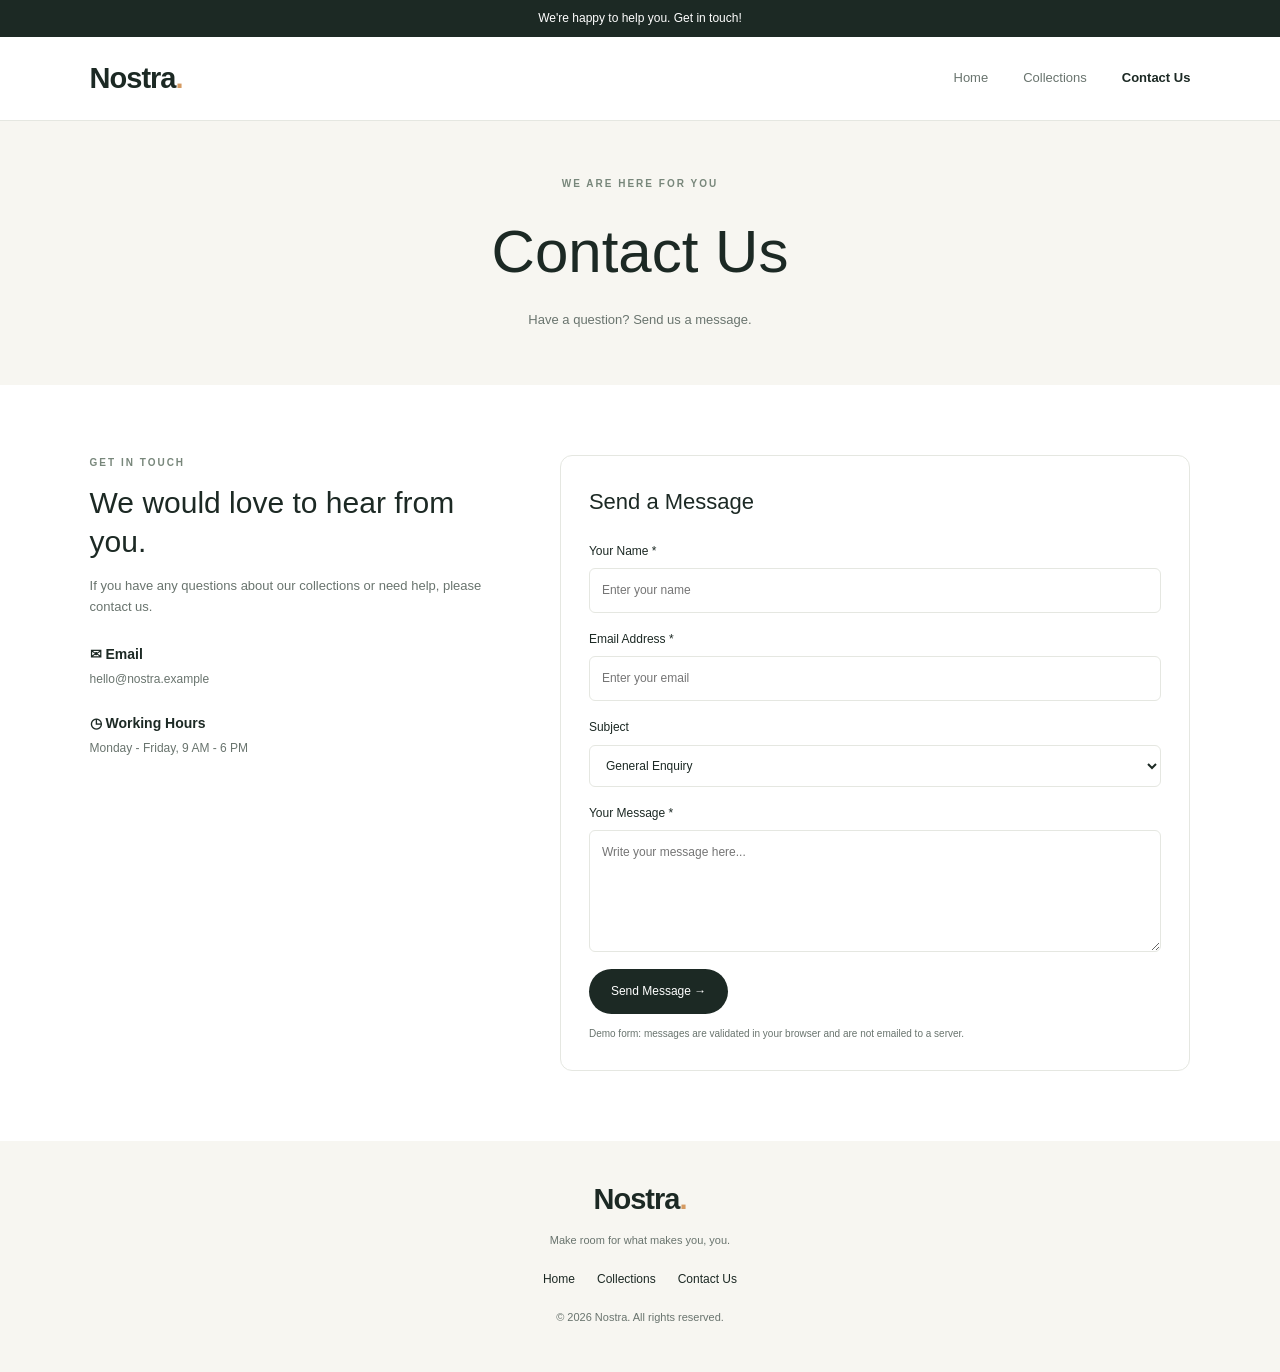
<file: contact.html>
<!DOCTYPE html>
<html lang="en">
<head>
    <meta charset="UTF-8">
    <meta name="viewport" content="width=device-width, initial-scale=1.0">
    <title>Nostra - Contact Us</title>
    <link rel="stylesheet" href="style.css">
    <script src="script.js" defer></script>
</head>
<body>

    <div class="announcement">
        We're happy to help you. Get in touch!
    </div>

    <header class="navbar">
        <a href="index.html" class="logo">Nostra<span>.</span></a>
        <button class="menu-toggle" aria-label="Toggle navigation">☰</button>

        <nav class="nav-links">
            <a href="index.html">Home</a>
            <a href="collections.html">Collections</a>
            <a class="active" href="contact.html">Contact Us</a>
        </nav>
    </header>

    <main>
        <section class="contact-hero">
            <p class="eyebrow">WE ARE HERE FOR YOU</p>
            <h1>Contact Us</h1>
            <p>Have a question? Send us a message.</p>
        </section>

        <section class="section contact-layout">
            <div class="contact-info">
                <p class="eyebrow">GET IN TOUCH</p>
                <h2>We would love to hear from you.</h2>

                <p>
                    If you have any questions about our collections
                    or need help, please contact us.
                </p>

                <div class="contact-detail">
                    <h3>✉ Email</h3>
                    <p>hello@nostra.example</p>
                </div>

                <div class="contact-detail">
                    <h3>◷ Working Hours</h3>
                    <p>Monday - Friday, 9 AM - 6 PM</p>
                </div>
            </div>

            <form class="contact-form" data-contact-form novalidate>
                <h2>Send a Message</h2>

                <div class="form-field">
                    <label for="contact-name">Your Name *</label>
                    <input
                        type="text"
                        id="contact-name"
                        name="name"
                        placeholder="Enter your name"
                        required>
                    <small class="field-error" data-error-for="name"></small>
                </div>

                <div class="form-field">
                    <label for="contact-email">Email Address *</label>
                    <input
                        type="email"
                        id="contact-email"
                        name="email"
                        placeholder="Enter your email"
                        required>
                    <small class="field-error" data-error-for="email"></small>
                </div>

                <div class="form-field">
                    <label for="contact-subject">Subject</label>
                    <select id="contact-subject" name="subject">
                        <option value="General enquiry">General Enquiry</option>
                        <option value="Order support">Order Support</option>
                        <option value="Product question">Product Question</option>
                        <option value="Feedback">Feedback</option>
                    </select>
                </div>

                <div class="form-field">
                    <label for="contact-message">Your Message *</label>
                    <textarea
                        id="contact-message"
                        name="message"
                        rows="5"
                        placeholder="Write your message here..."
                        required></textarea>
                    <small class="field-error" data-error-for="message"></small>
                </div>

                <button type="submit" class="btn">
                    Send Message →
                </button>

                <p class="form-status" data-form-status
                   role="status" aria-live="polite"></p>

                <small class="form-disclaimer">
                    Demo form: messages are validated in your browser
                    and are not emailed to a server.
                </small>
            </form>
        </section>
    </main>

    <footer class="footer">
        <a href="index.html" class="logo">Nostra<span>.</span></a>
        <p>Make room for what makes you, you.</p>

        <div class="footer-links">
            <a href="index.html">Home</a>
            <a href="collections.html">Collections</a>
            <a href="contact.html">Contact Us</a>
        </div>

        <p>© <span data-year></span> Nostra. All rights reserved.</p>
    </footer>

</body>
</html>
</file>
<file: style.css>
/* =========================
   1. GLOBAL STYLES
========================= */

:root {
    --dark: #1c2924;
    --green: #344c3e;
    --light-green: #dce8d9;
    --cream: #f7f6f1;
    --white: #ffffff;
    --grey: #69746e;
    --border: #e5e7e1;
    --accent: #d59b62;
}

* {
    margin: 0;
    padding: 0;
    box-sizing: border-box;
}

html {
    scroll-behavior: smooth;
}

body {
    font-family: Arial, Helvetica, sans-serif;
    color: var(--dark);
    background: var(--white);
    line-height: 1.6;
}

a {
    color: inherit;
    text-decoration: none;
}

img {
    display: block;
    max-width: 100%;
}

button,
input,
select,
textarea {
    font: inherit;
}

button {
    cursor: pointer;
}

.announcement {
    background: var(--dark);
    color: white;
    padding: 9px 15px;
    text-align: center;
    font-size: 12px;
}

/* =========================
   2. NAVIGATION
========================= */

.navbar {
    display: flex;
    justify-content: space-between;
    align-items: center;
    padding: 18px 7%;
    background: white;
    border-bottom: 1px solid var(--border);
    position: sticky;
    top: 0;
    z-index: 100;
}

.logo {
    font-size: 29px;
    font-weight: bold;
    letter-spacing: -1px;
}

.logo span {
    color: var(--accent);
}

.nav-links {
    display: flex;
    gap: 35px;
}

.nav-links a {
    font-size: 13px;
    color: var(--grey);
    transition: color 0.3s;
}

.nav-links a:hover,
.nav-links a.active {
    color: var(--dark);
    font-weight: bold;
}

.menu-toggle {
    display: none;
    border: none;
    background: none;
    color: var(--dark);
    font-size: 25px;
}

/* =========================
   3. BUTTONS AND HEADINGS
========================= */

.btn {
    display: inline-block;
    border: none;
    border-radius: 30px;
    background: var(--dark);
    color: white;
    padding: 13px 22px;
    font-size: 12px;
    transition: 0.3s;
}

.btn:hover {
    background: var(--green);
    transform: translateY(-2px);
}

.btn-light {
    background: white;
    color: var(--dark);
}

.btn-light:hover {
    background: var(--light-green);
}

.section {
    padding: 70px 7%;
}

.eyebrow {
    color: #78877b;
    font-size: 10px;
    font-weight: bold;
    letter-spacing: 2px;
    margin-bottom: 12px;
}

.section-heading {
    display: flex;
    justify-content: space-between;
    align-items: center;
    gap: 20px;
    margin-bottom: 28px;
}

.section-heading h2 {
    font-size: 30px;
    font-weight: 500;
    line-height: 1.3;
}

.text-link {
    font-size: 12px;
    border-bottom: 1px solid var(--grey);
    padding-bottom: 4px;
}

/* =========================
   4. HOME PAGE HERO
========================= */

.hero {
    background: var(--cream);
    padding: 55px 7%;
    display: grid;
    grid-template-columns: 1fr 1fr;
    gap: 45px;
    align-items: center;
}

.hero h1 {
    font-size: clamp(40px, 5vw, 65px);
    line-height: 1.15;
    letter-spacing: -2px;
    font-weight: 500;
}

.hero h1 span {
    color: #829482;
    font-weight: 400;
}

.hero-content > p:not(.eyebrow) {
    max-width: 420px;
    margin: 20px 0 25px;
    color: var(--grey);
    font-size: 14px;
}

.hero-image img {
    width: 100%;
    height: 400px;
    object-fit: cover;
    border-radius: 150px 150px 10px 10px;
}

/* =========================
   5. CATEGORY CARDS
========================= */

.category-grid {
    display: grid;
    grid-template-columns: repeat(3, 1fr);
    gap: 20px;
}

.category-card {
    height: 280px;
    padding: 22px;
    display: flex;
    flex-direction: column;
    justify-content: flex-end;
    gap: 7px;
    border-radius: 12px;
    color: white;
    background-size: cover;
    background-position: center;
    position: relative;
    isolation: isolate;
    overflow: hidden;
}

.category-card::before {
    content: "";
    position: absolute;
    inset: 0;
    background: linear-gradient(
        transparent,
        rgba(0, 0, 0, 0.7)
    );
    z-index: -1;
}

.category-card h3 {
    font-size: 27px;
}

.category-card span {
    font-size: 11px;
}

.women {
    background-image: url(
        "https://images.unsplash.com/photo-1483985988355-763728e1935b?auto=format&fit=crop&w=700&q=80"
    );
}

.men {
    background-image: url(
        "https://images.unsplash.com/photo-1516257984-b1b4d707412e?auto=format&fit=crop&w=700&q=80"
    );
}

.accessories {
    background-image: url(
        "https://images.unsplash.com/photo-1490481651871-ab68de25d43d?auto=format&fit=crop&w=700&q=80"
    );
}

/* =========================
   6. PRODUCT CARDS
========================= */

.featured-section {
    background: #fbfbf8;
}

.product-grid {
    display: grid;
    grid-template-columns: repeat(4, minmax(0, 1fr));
    gap: 25px 17px;
}

.product-card {
    min-width: 0;
}

.product-image-wrap {
    position: relative;
    overflow: hidden;
    aspect-ratio: 3 / 3.7;
    border-radius: 10px;
    background: var(--cream);
}

.product-image {
    width: 100%;
    height: 100%;
    object-fit: cover;
    transition: transform 0.3s;
}

.product-card:hover .product-image {
    transform: scale(1.04);
}

.product-tag {
    position: absolute;
    top: 10px;
    left: 10px;
    background: white;
    padding: 5px 9px;
    border-radius: 20px;
    font-size: 9px;
}

.product-info {
    padding-top: 12px;
}

.product-category {
    color: var(--grey);
    font-size: 10px;
    text-transform: uppercase;
}

.product-name {
    font-size: 13px;
    font-weight: 500;
    margin: 5px 0;
}

.product-bottom {
    display: flex;
    flex-wrap: wrap;
    gap: 5px;
    align-items: center;
}

.product-price {
    font-size: 12px;
    font-weight: bold;
}

.product-old-price {
    color: #929a93;
    text-decoration: line-through;
    font-size: 10px;
    font-weight: normal;
    margin-left: 4px;
}

/* =========================
   7. PROMOTIONAL BANNER
========================= */

.promo-banner {
    margin: 0 7%;
    padding: 45px;
    border-radius: 15px;
    background: var(--green);
    color: white;
}

.promo-banner h2 {
    font-size: 35px;
    font-weight: 500;
}

.promo-banner p:not(.eyebrow) {
    margin: 12px 0 20px;
    font-size: 13px;
}

/* =========================
   8. BENEFITS
========================= */

.benefits {
    display: grid;
    grid-template-columns: repeat(3, 1fr);
    gap: 25px;
}

.benefits article {
    border-top: 1px solid var(--border);
    padding-top: 20px;
}

.benefits h3 {
    font-size: 14px;
    margin-bottom: 8px;
}

.benefits p {
    color: var(--grey);
    font-size: 12px;
}

/* =========================
   9. COLLECTIONS PAGE
========================= */

.collection-hero {
    background: var(--cream);
    text-align: center;
    padding: 55px 7%;
}

.collection-hero h1 {
    font-size: clamp(35px, 5vw, 55px);
    font-weight: 500;
    letter-spacing: -2px;
}

.collection-hero p:not(.eyebrow) {
    font-size: 13px;
    color: var(--grey);
    margin-top: 10px;
}

.reset-btn {
    border: none;
    border-bottom: 1px solid var(--grey);
    background: none;
    font-size: 12px;
    padding: 5px 0;
}

.catalog-layout {
    display: grid;
    grid-template-columns: 220px minmax(0, 1fr);
    gap: 30px;
}

.filter-panel {
    align-self: start;
    border: 1px solid var(--border);
    padding: 20px;
    border-radius: 12px;
}

.filter-panel h3 {
    font-size: 14px;
    margin-bottom: 12px;
}

#product-search {
    width: 100%;
    padding: 11px;
    border: 1px solid var(--border);
    border-radius: 7px;
    outline-color: var(--green);
    font-size: 12px;
}

.filter-group {
    border-top: 1px solid var(--border);
    margin-top: 20px;
    padding-top: 18px;
}

.filter-group label {
    display: flex;
    align-items: center;
    gap: 9px;
    margin: 12px 0;
    font-size: 12px;
    color: var(--grey);
    cursor: pointer;
}

.filter-group input {
    accent-color: var(--green);
}

.catalog-toolbar {
    display: flex;
    justify-content: space-between;
    align-items: center;
    gap: 15px;
    margin-bottom: 20px;
    font-size: 12px;
}

.catalog-toolbar p {
    color: var(--grey);
}

.catalog-toolbar select {
    border: 1px solid var(--border);
    border-radius: 5px;
    padding: 8px;
    background: white;
    max-width: 180px;
    font-size: 11px;
}

.collection-products {
    grid-template-columns: repeat(3, minmax(0, 1fr));
}

.empty-state {
    padding: 45px 10px;
    text-align: center;
}

.empty-state h3 {
    margin-bottom: 8px;
}

.empty-state p {
    color: var(--grey);
    font-size: 13px;
    margin-bottom: 18px;
}

[hidden] {
    display: none !important;
}

/* =========================
   10. CONTACT PAGE
========================= */

.contact-hero {
    text-align: center;
    padding: 55px 7%;
    background: var(--cream);
}

.contact-hero h1 {
    font-size: clamp(38px, 5vw, 60px);
    font-weight: 500;
}

.contact-hero p:not(.eyebrow) {
    color: var(--grey);
    font-size: 13px;
    margin-top: 10px;
}

.contact-layout {
    display: grid;
    grid-template-columns: 0.8fr 1.2fr;
    gap: 50px;
}

.contact-info h2 {
    font-size: 30px;
    font-weight: 500;
    line-height: 1.3;
    margin-bottom: 15px;
}

.contact-info > p:not(.eyebrow) {
    color: var(--grey);
    font-size: 13px;
    margin-bottom: 25px;
}

.contact-detail {
    margin: 22px 0;
}

.contact-detail h3 {
    font-size: 14px;
    margin-bottom: 5px;
}

.contact-detail p {
    font-size: 12px;
    color: var(--grey);
}

.contact-form {
    padding: 28px;
    border: 1px solid var(--border);
    border-radius: 12px;
}

.contact-form h2 {
    font-size: 22px;
    font-weight: 500;
    margin-bottom: 22px;
}

.form-field {
    margin-bottom: 17px;
}

.form-field label {
    display: block;
    font-size: 12px;
    margin-bottom: 7px;
}

.form-field input,
.form-field select,
.form-field textarea {
    display: block;
    width: 100%;
    padding: 12px;
    border: 1px solid var(--border);
    border-radius: 6px;
    background: white;
    color: var(--dark);
    font-size: 12px;
    outline-color: var(--green);
}

.form-field textarea {
    resize: vertical;
}

.form-field .invalid {
    border-color: #c94d45;
}

.field-error {
    display: block;
    color: #b63f37;
    font-size: 10px;
    margin-top: 4px;
}

.form-status {
    margin-top: 12px;
    font-size: 12px;
}

.form-status.success {
    color: #267548;
}

.form-status.error {
    color: #b63f37;
}

.form-disclaimer {
    display: block;
    color: var(--grey);
    font-size: 10px;
    margin-top: 12px;
}

/* =========================
   11. FOOTER
========================= */

.footer {
    background: var(--cream);
    padding: 35px 7%;
    text-align: center;
}

.footer > p {
    color: var(--grey);
    font-size: 11px;
    margin: 10px 0;
}

.footer-links {
    display: flex;
    justify-content: center;
    flex-wrap: wrap;
    gap: 22px;
    margin: 20px 0;
}

.footer-links a {
    font-size: 12px;
}

/* =========================
   12. RESPONSIVE DESIGN
========================= */

@media (max-width: 1000px) {
    .navbar {
        padding: 17px 5%;
    }

    .hero,
    .section {
        padding-left: 5%;
        padding-right: 5%;
    }

    .hero {
        gap: 25px;
    }

    .product-grid {
        grid-template-columns: repeat(2, minmax(0, 1fr));
    }

    .collection-products {
        grid-template-columns: repeat(2, minmax(0, 1fr));
    }

    .catalog-layout {
        grid-template-columns: 190px minmax(0, 1fr);
        gap: 20px;
    }

    .promo-banner {
        margin: 0 5%;
    }
}

@media (max-width: 700px) {
    .navbar {
        padding: 15px 5%;
    }

    .menu-toggle {
        display: block;
    }

    .nav-links {
        display: none;
        position: absolute;
        top: 100%;
        left: 0;
        right: 0;
        padding: 20px 5%;
        background: white;
        border-bottom: 1px solid var(--border);
        flex-direction: column;
        gap: 18px;
    }

    .nav-links.open {
        display: flex;
    }

    .hero {
        grid-template-columns: 1fr;
        padding-top: 35px;
        gap: 25px;
    }

    .hero h1 {
        font-size: 45px;
    }

    .hero-image img {
        height: 300px;
    }

    .section {
        padding-top: 45px;
        padding-bottom: 45px;
    }

    .section-heading h2 {
        font-size: 24px;
    }

    .category-grid {
        grid-template-columns: 1fr;
    }

    .category-card {
        height: 230px;
    }

    .product-grid,
    .collection-products {
        grid-template-columns: repeat(2, minmax(0, 1fr));
        gap: 22px 12px;
    }

    .product-name {
        font-size: 11px;
    }

    .product-price {
        font-size: 11px;
    }

    .promo-banner {
        padding: 30px 22px;
    }

    .promo-banner h2 {
        font-size: 28px;
    }

    .benefits {
        grid-template-columns: 1fr;
        gap: 20px;
    }

    .catalog-layout {
        grid-template-columns: 1fr;
    }

    .filter-panel {
        padding: 17px;
    }

    .filter-group label {
        display: inline-flex;
        margin-right: 12px;
    }

    .catalog-toolbar {
        align-items: flex-start;
    }

    .catalog-toolbar select {
        max-width: 150px;
    }

    .contact-layout {
        grid-template-columns: 1fr;
        gap: 30px;
    }

    .contact-form {
        padding: 20px;
    }

    .footer-links {
        gap: 15px;
    }
}

@media (max-width: 380px) {
    .hero h1 {
        font-size: 38px;
    }

    .section-heading {
        align-items: flex-start;
    }

    .catalog-toolbar {
        flex-direction: column;
    }
}
</file>
